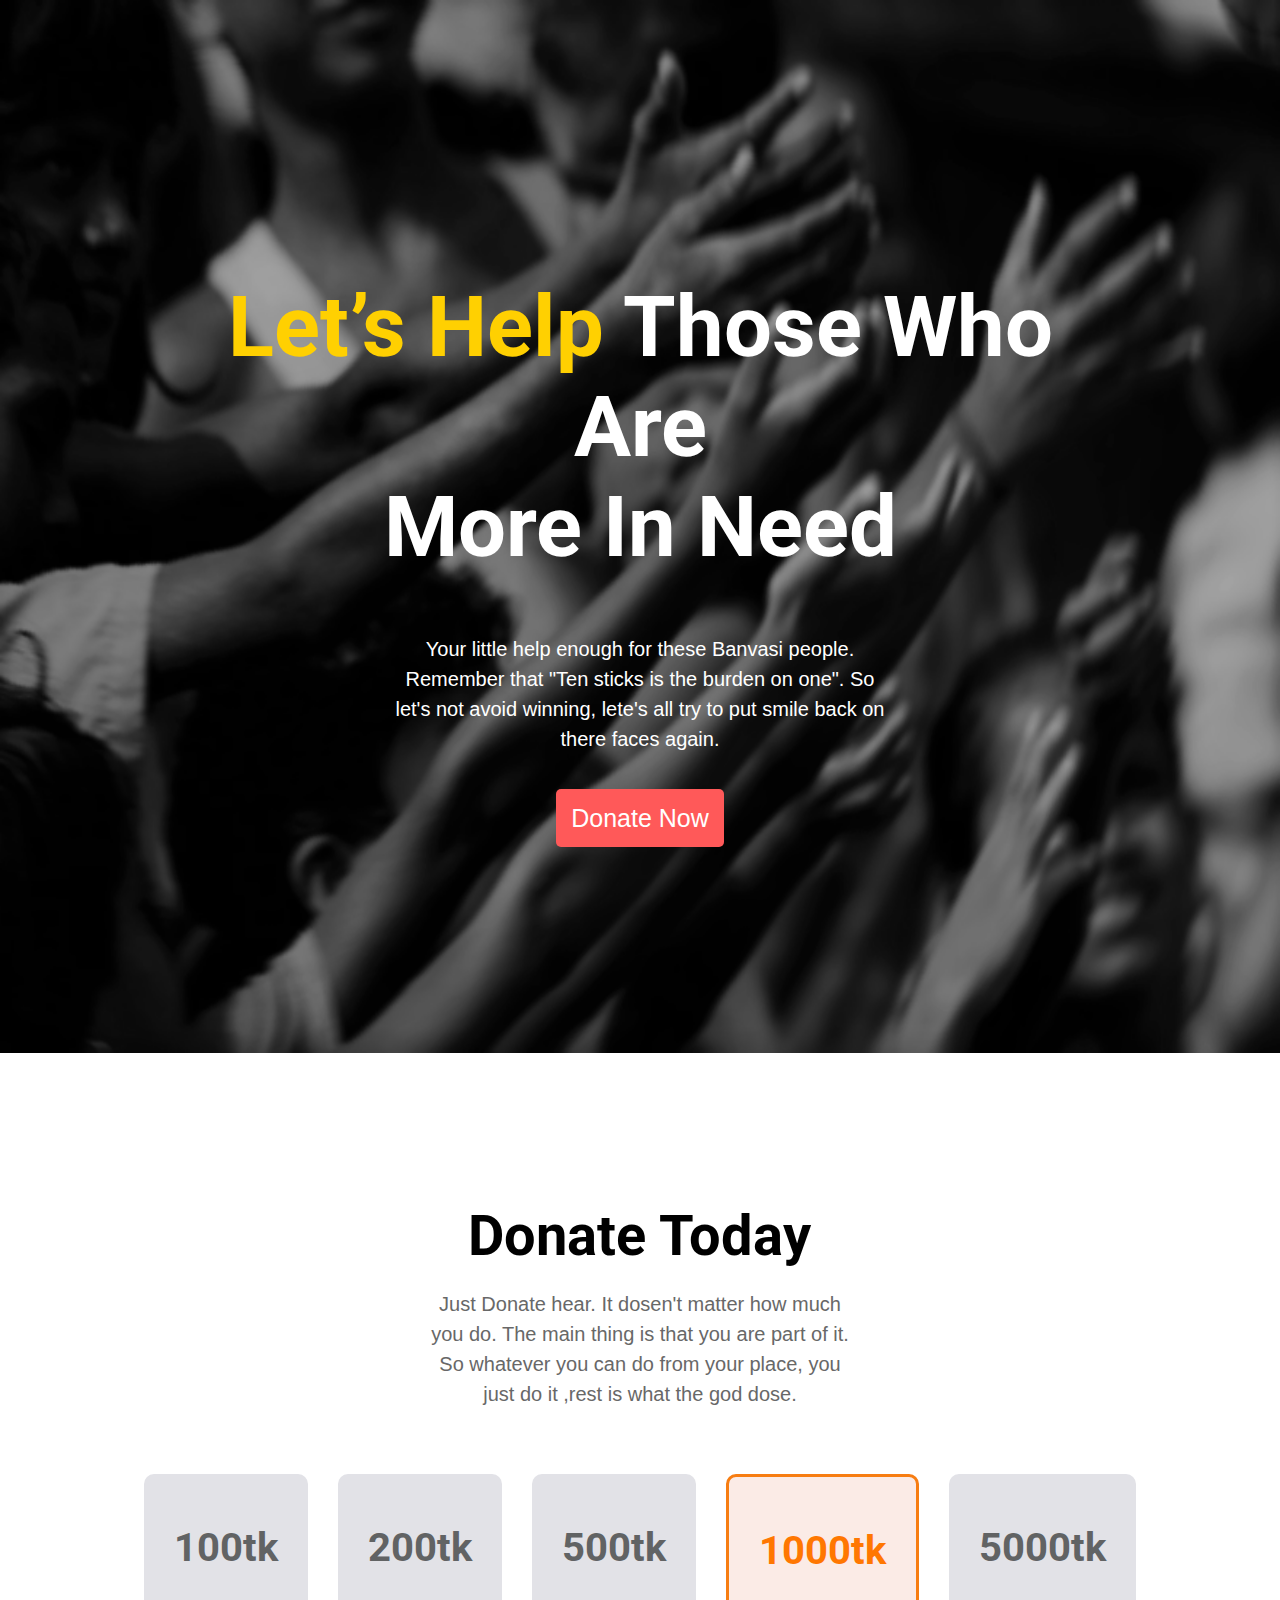
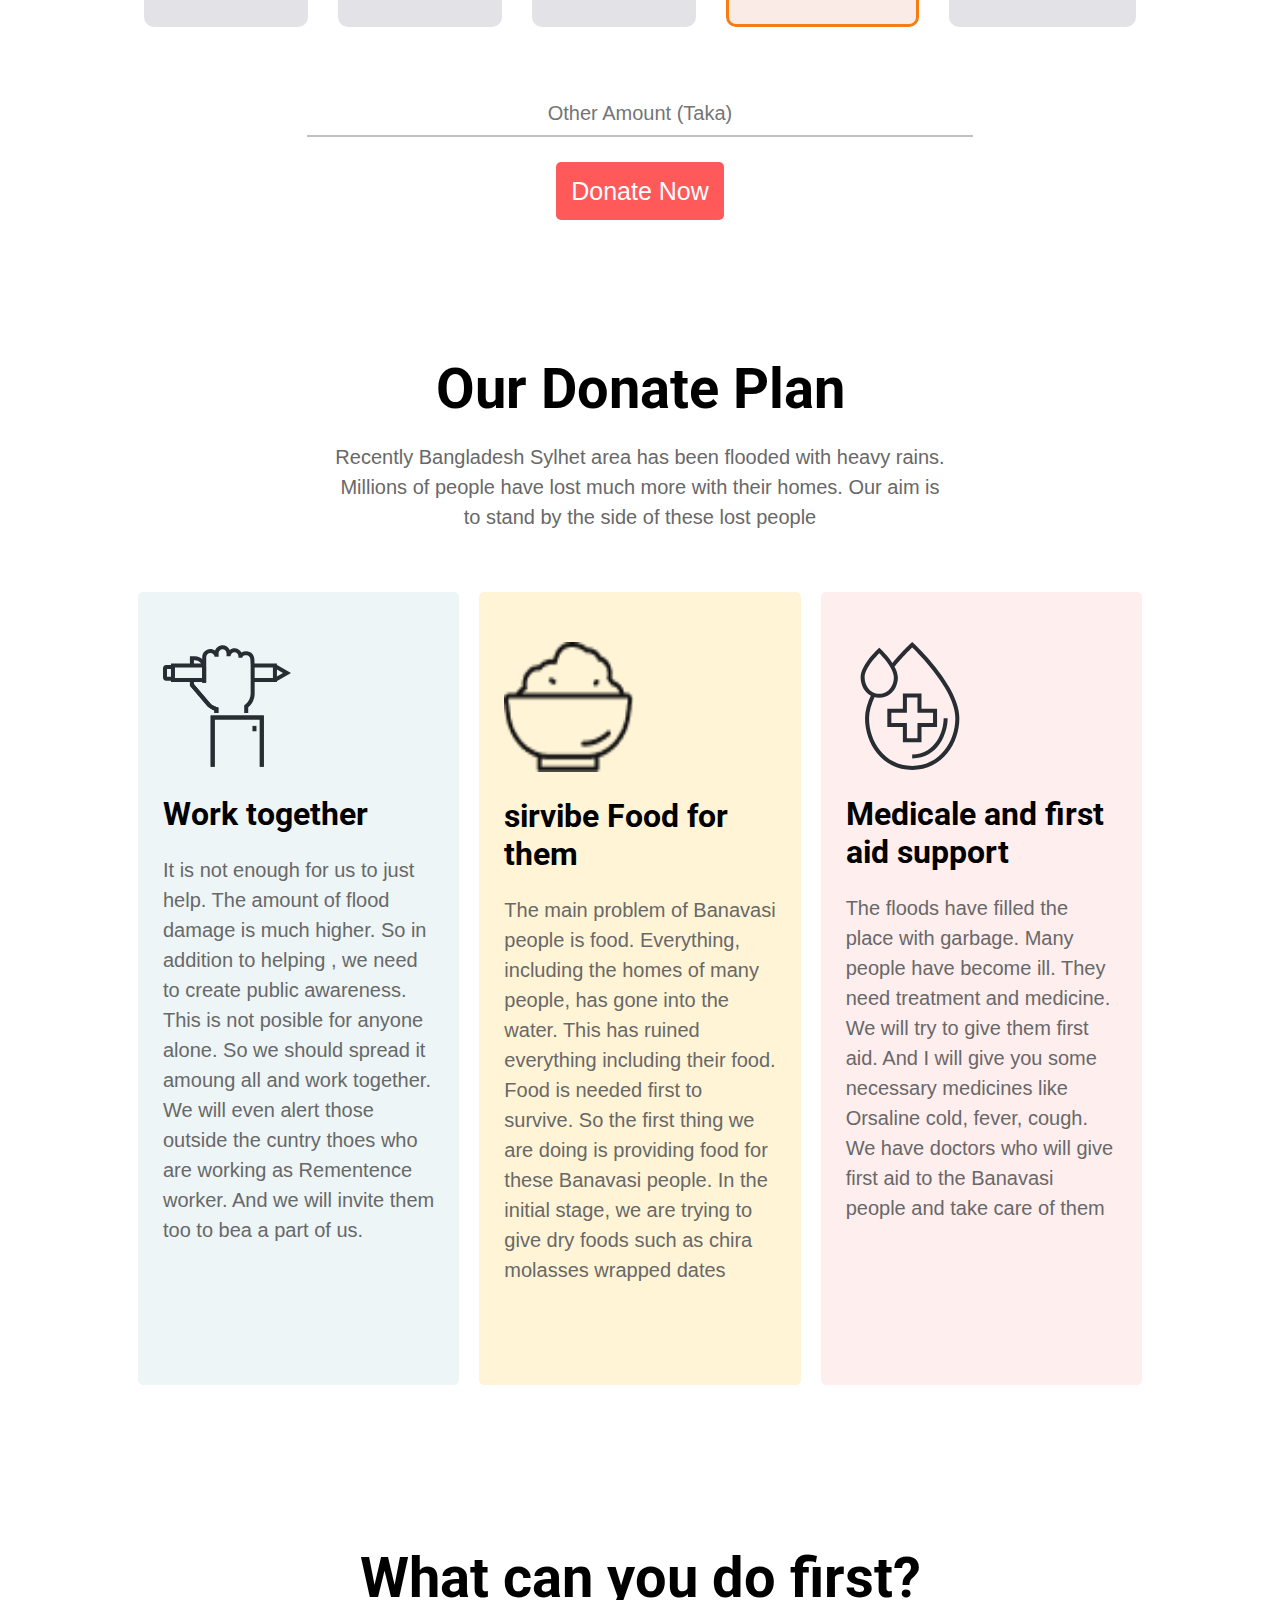
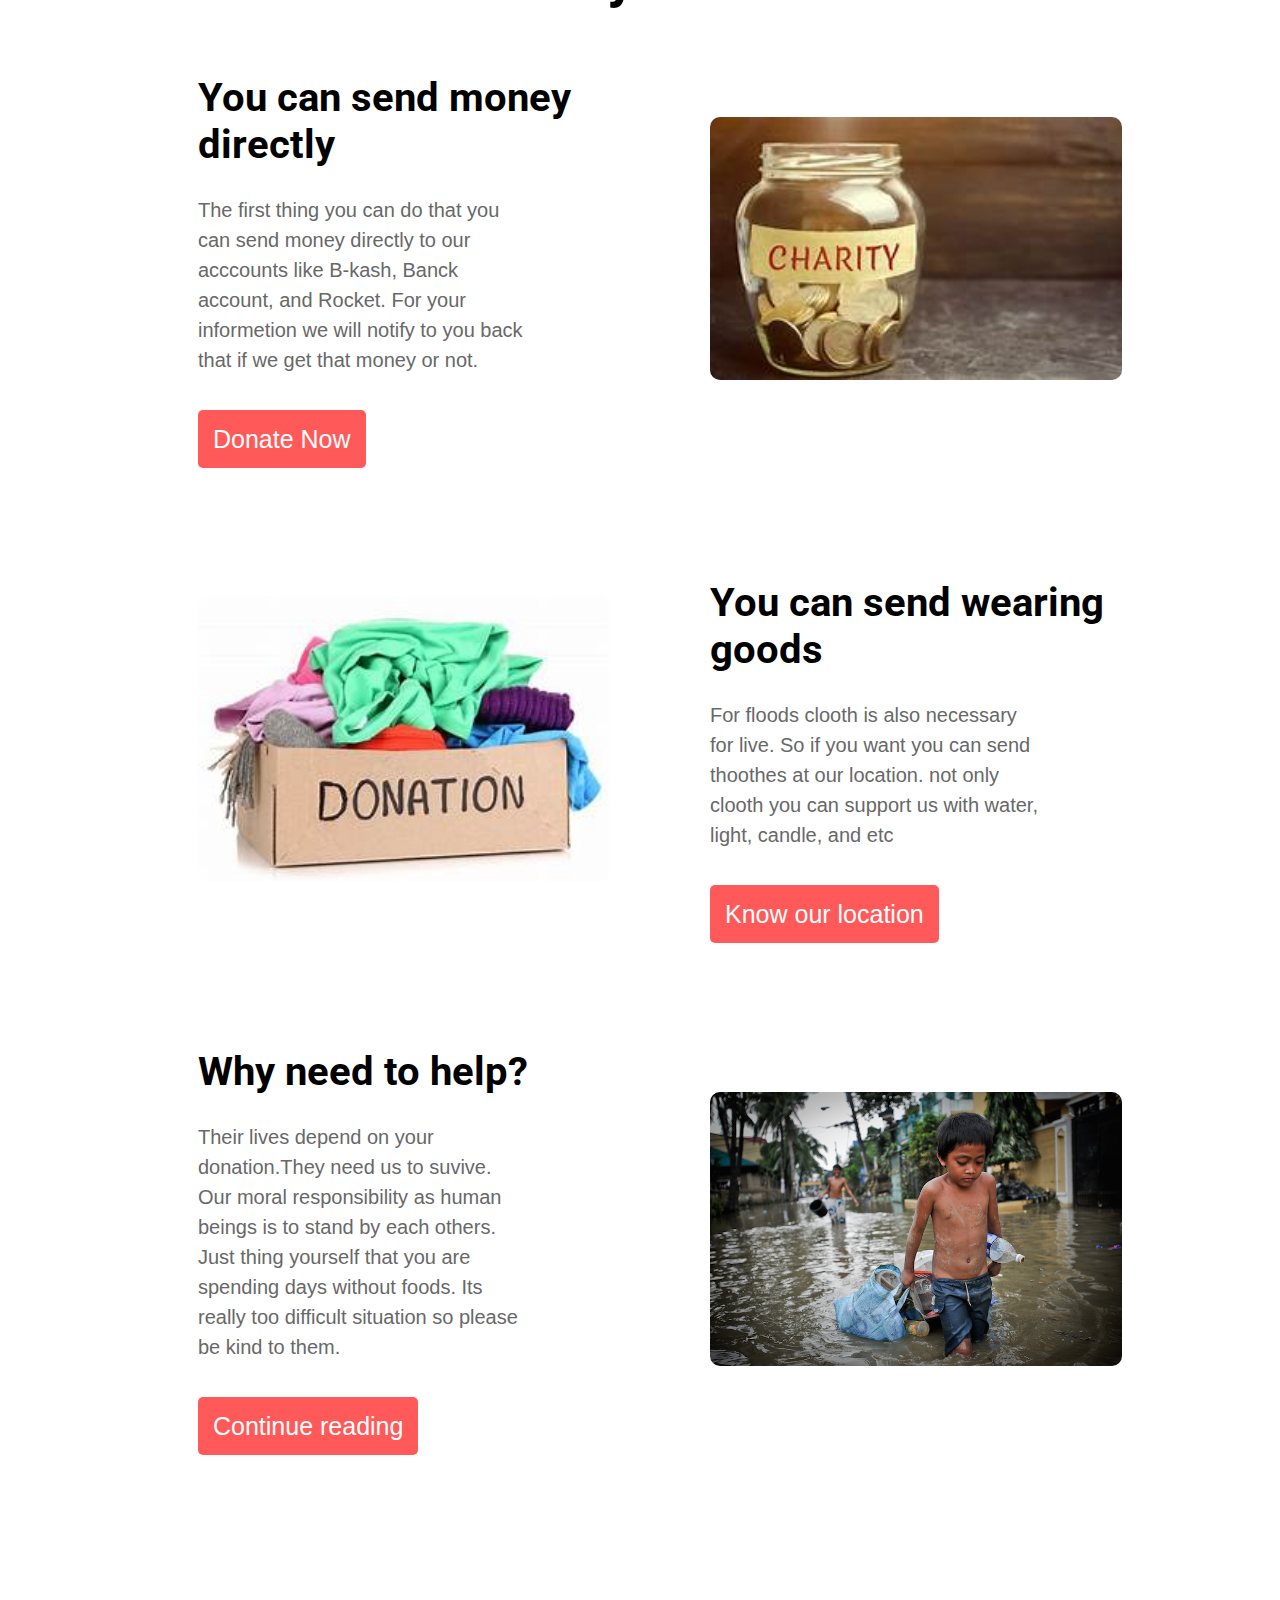
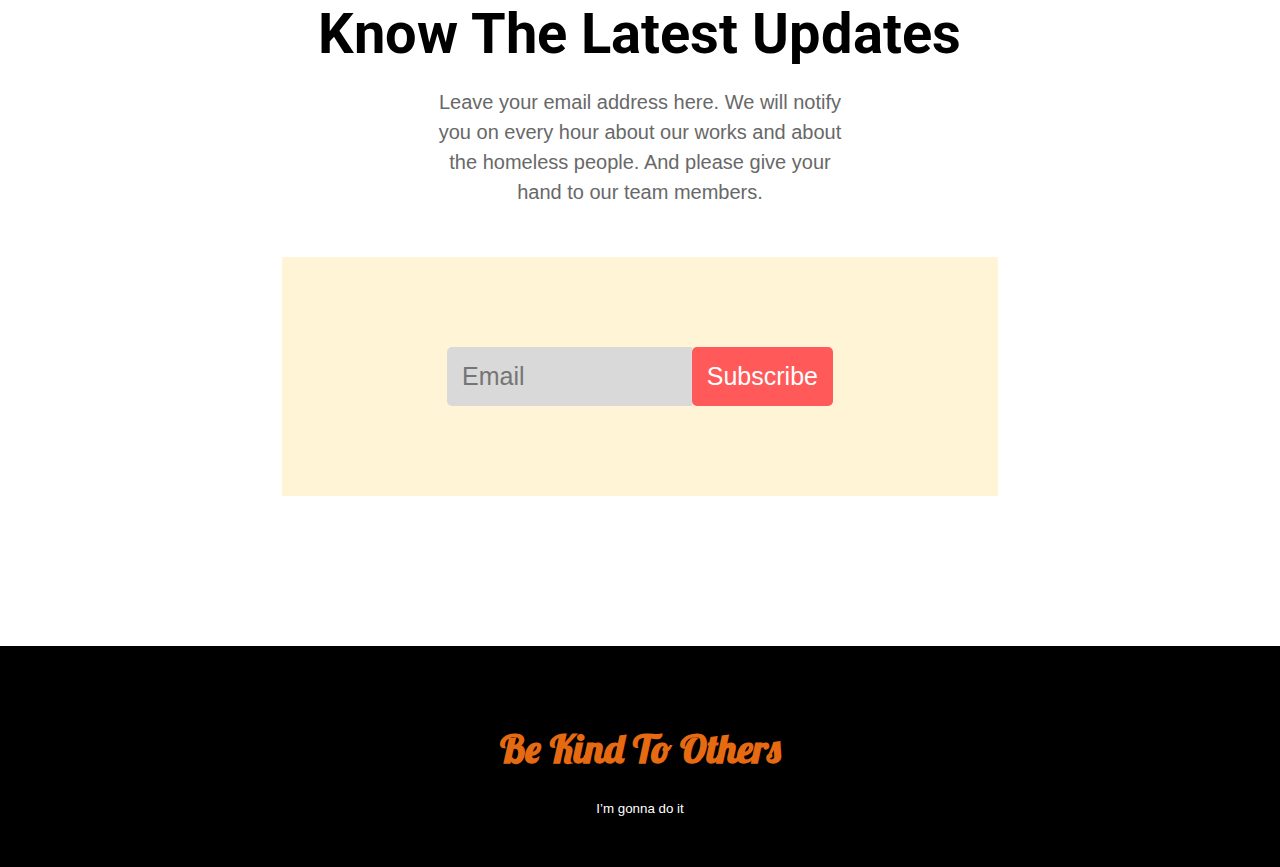
<file: index.html>
<!DOCTYPE html>
<html lang="en">

<head>
    <meta charset="UTF-8">
    <meta http-equiv="X-UA-Compatible" content="IE=edge">
    <meta name="viewport" content="width=device-width, initial-scale=1.0">
    <title>Donate Today</title>
    <link rel="preconnect" href="https://fonts.googleapis.com">
    <link rel="preconnect" href="https://fonts.gstatic.com" crossorigin>
    <link href="https://fonts.googleapis.com/css2?family=Roboto:wght@700&display=swap" rel="stylesheet">
    <link rel="stylesheet" href="style.css">
</head>

<body>
    <header>
        <section class="baner-section">
            <h1 class="baner-title"><span>Let’s Help</span> Those Who Are <br> More In Need</h1>
            <p id="baner-discripe">Your little help enough for these Banvasi people. Remember that "Ten sticks is the
                burden on one". So let's not avoid winning, lete's all try to put smile back on there faces again. </p>
            <a class="donet-button" href="">Donate Now</a>
        </section>
    </header>
    <main>
        <section class="donate-section">
            <h1 class="title-header">Donate Today</h1>
            <p>Just Donate hear. It dosen't matter how much you do. The main thing is that you are part of it. So
                whatever you can do from your place, you just do it ,rest is what the god dose.</p>
            <div id="amoutns">
                <h1 class="donate-amount">100tk</h1>
                <h1 class="donate-amount">200tk</h1>
                <h1 class="donate-amount">500tk</h1>
                <h1 id="default-donate-amount" class="donate-amount">1000tk</h1>
                <h1 class="donate-amount">5000tk</h1>
            </div>
            <input type="text" id="donate-amount-npt" placeholder="Other Amount (Taka)"><br>
            <a class="donet-button" href="">Donate Now</a>
        </section>
        <section class="our-plan-section">
            <div class="donate-details">
                <h1 class="title-header">Our Donate Plan</h1>
                <p> Recently Bangladesh Sylhet area has been flooded with heavy rains.

                    Millions of people have lost much more with their homes.
                    Our aim is to stand by the side of these lost people
                </p>
            </div>
            <div class="our-planes">
                <div class="donate-plan plan-1">
                    <div class="icone"><img src="icons/icon5.svg" alt=""></div>
                    <h1 class="plan-header">Work together</h1>
                    <p>It is not enough for us to just help. The amount of flood damage is much higher. So in addition
                        to helping , we need to create public awareness. This is not posible for anyone alone. So we
                        should spread it amoung all and work together. We will even alert those outside the cuntry thoes
                        who are working as Rementence worker. And we will invite them too to bea a part of us.</p>
                </div>
                <div class="donate-plan plan-3">
                    <div class="icone"><img src="icons/food.png" width="130px" height="130px" alt=""></div>
                    <h1 class="plan-header">sirvibe Food for them</h1>
                    <p>The main problem of Banavasi people is food. Everything, including the homes of many people, has
                        gone into the water. This has ruined everything including their food. Food is needed first to
                        survive. So the first thing we are doing is providing food for these Banavasi people. In the
                        initial stage, we are trying to give dry foods such as chira molasses wrapped dates</p>
                </div>
                <div class="donate-plan plan-2">
                    <div class="icone"><img src="icons/blood.svg" alt=""></div>
                    <h1 class="plan-header">Medicale and first aid support </h1>
                    <p>The floods have filled the place with garbage. Many people have become ill.
                        They need treatment and medicine. We will try to give them first aid. And I will give you some
                        necessary medicines like Orsaline cold, fever, cough. We have doctors who will give first aid to
                        the Banavasi people and take care of them</p>
                </div>

            </div>
        </section>
        <section class="extra-section">
            <h1 class="title-header">What can you do first?</h1>
            <div class="help-money help-hand">
                <div class="help-money-discript half-width">
                    <h1>You can send money directly</h1>
                    <p>The first thing you can do that you can send money directly to our acccounts like B-kash, Banck
                        account, and Rocket. For your informetion we will notify to you back that if we get that money
                        or not.</p>
                    <a class="donet-button" href="">Donate Now</a>

                </div>
                <div class="help-money-picture half-width">
                    <img src="images/image-2/th2.jpg" alt="">
                </div>
            </div>
            <div class="help-cloth help-hand">
                <div class="help-cloth-picture half-width">
                    <img src="images/image-2/th.jpg" alt="">
                </div>
                <div class="help-cloth-discript half-width">
                    <h1>You can send wearing goods</h1>
                    <p>For floods clooth is also necessary for live. So if you want you can send thoothes at our
                        location. not only clooth you can support us with water, light, candle, and etc </p>
                    <a class="donet-button" href="">Know our location</a>

                </div>

            </div>
            <div class="help-cloth help-hand">
                <div class="help-cloth-discript half-width">
                    <h1>Why need to help?</h1>
                    <p>Their lives depend on
                        your donation.They need us
                        to suvive. Our moral responsibility as human beings is to stand by each others. Just thing
                        yourself that you are spending days without foods. Its really too difficult situation so please
                        be kind to them.
                    </p>
                    <a class="donet-button" href="">Continue reading</a>
                </div>
                <div class="help-cloth-picture half-width">
                    <img src="images/image-2/donation9.jpg" alt="">
                </div>
            </div>
        </section>
        <section class="my-updates-section">
            <h1 class="title-header">Know The Latest Updates</h1>
            <p>Leave your email address here. We will notify you on every hour about our works and about the homeless
                people. And please give your hand to our team members.
            </p>
            <form action="">
                <div id="email">
                    <input type="email" placeholder="Email">
                    <a class="donet-button" href="">Subscribe</a>
                </div>
            </form>
        </section>
    </main>
    <footer>
        <h1 class="footer-title">Be Kind To Others</h1>
        <small>I’m gonna do it</small>
    </footer>
</body>

</html>
</file>
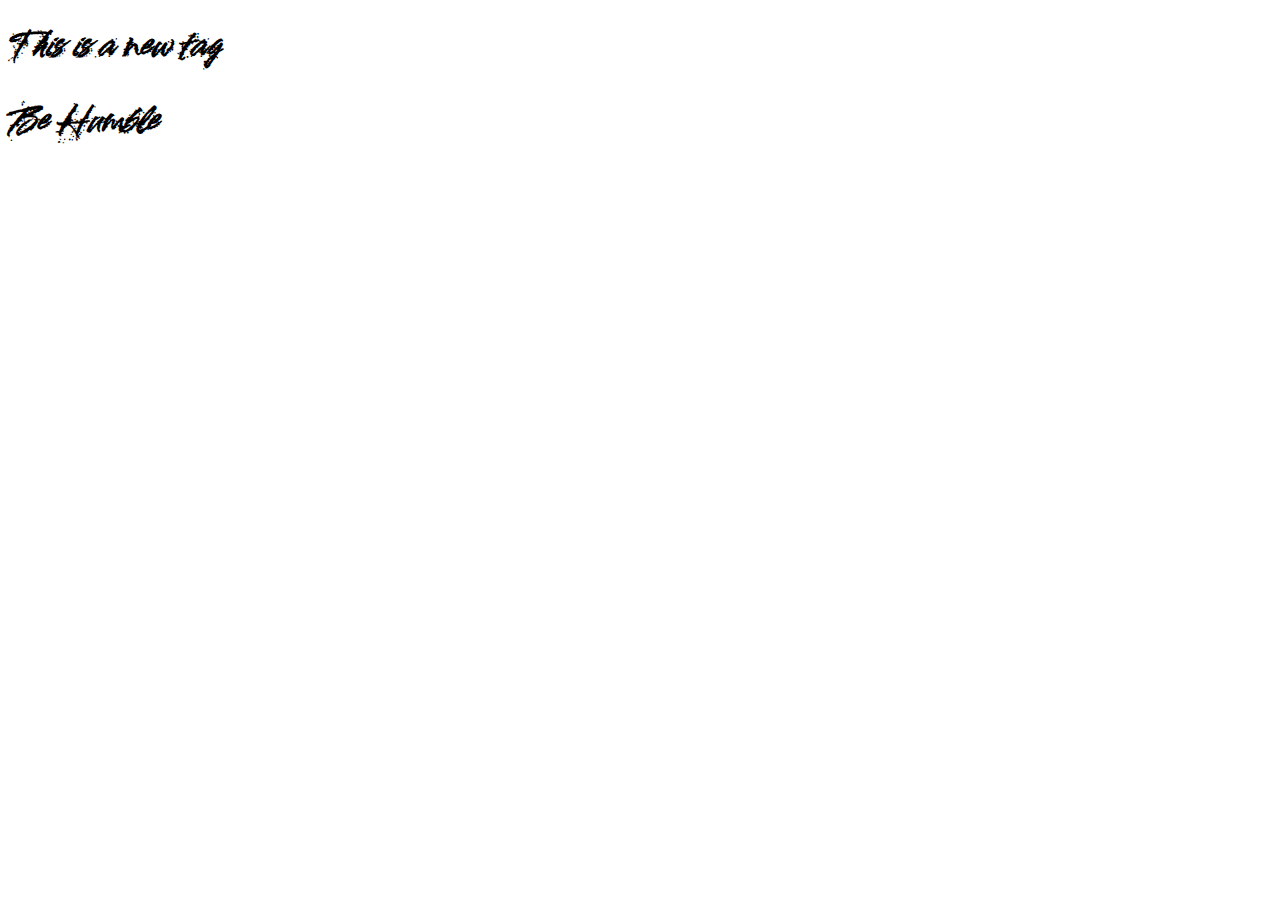
<file: practice.html>
<!DOCTYPE html>
<html lang="en">

<head>
    <meta charset="UTF-8">
    <meta http-equiv="X-UA-Compatible" content="IE=edge">
    <meta name="viewport" content="width=device-width, initial-scale=1.0">
    <title>Document</title>
    <link rel="preconnect" href="https://fonts.googleapis.com">
    <link rel="preconnect" href="https://fonts.gstatic.com" crossorigin>
    <link
        href="https://fonts.googleapis.com/css2?family=Abril+Fatface&family=Arimo:wght@500&family=Bebas+Neue&family=Finlandica:wght@700&family=Lobster&family=Lobster+Two:ital,wght@1,700&family=Open+Sans:ital,wght@1,500&family=Pacifico&family=Poppins:wght@400;500&family=Roboto&family=Roboto+Condensed&family=Splash&display=swap"
        rel="stylesheet">
    <style>
        body {
            ont-family: 'Abril Fatface', cursive;
            font-family: 'Arimo', sans-serif;
            font-family: 'Bebas Neue', cursive;
            font-family: 'Finlandica', sans-serif;
            font-family: 'Lobster', cursive;
            font-family: 'Lobster Two', cursive;
            font-family: 'Open Sans', sans-serif;
            font-family: 'Pacifico', cursive;
            font-family: 'Poppins', sans-serif;
            font-family: 'Roboto', sans-serif;
            font-family: 'Roboto Condensed', sans-serif;
            font-family: 'Splash', cursive;
        }
    </style>
</head>

<body>
    <h1>This is a new tag</h1>
    <h1>Be Humble</h1>
</body>

</html>
</file>
<file: style.css>
@import url('https://fonts.googleapis.com/css2?family=Lobster&display=swap');

body {
    margin: 0;
    font-family: sans-serif;

}

h1,
h2 {
    font-family: 'Roboto', sans-serif;
}

h1~p {
    width: 60%;
    margin-bottom: 50px;
    margin-left: auto;
    margin-right: auto;
    color: rgb(104, 104, 104);
    font-size: 20px;
    line-height: 30px;
}

main {
    padding: 0 10%;
}

section {
    text-align: center;
    margin-bottom: 150px;
    margin-left: auto;
    margin-right: auto;
}

.baner-section {
    padding: 220px;
    background-color: rgb(12, 12, 13);
    color: rgb(255, 255, 255);
    background-image: url("images/donation111.png");
    background-repeat: no-repeat;
    background-size: 100% 100%;

}

.baner-title {
    font-size: 85px;
}

.baner-title span {
    color: #ffd001;
}

#baner-discripe {
    color: white;
}

.donet-button {
    text-decoration: none;
    background-color: rgb(255, 89, 89);
    color: white;
    padding: 15px;
    font-size: 25px;
    border-radius: 5px;
}

.title-header {
    font-size: 3.5em;
    margin-bottom: 20px;

}


/* ------------------------------------------------ */

.donate-section {
    width: 70%;
}

#amoutns {
    display: flex;
    justify-content: center;
    margin-bottom: 50px;
}

.donate-amount {
    background-color: rgb(226, 226, 231);
    text-align: center;
    font-size: 40px;
    color: rgb(97, 99, 100);
    border-radius: 10px;
    padding: 50px 30px;
    margin: 15px;

}

#default-donate-amount {
    border: 3px solid rgb(247, 125, 18);
    background-color: #e5816228;
    color: #ff7701;
}

#donate-amount-npt {
    margin-bottom: 40px;
    width: 90%;
    border: 0;
    border-bottom: 2px solid rgb(194, 192, 192);
    padding: 10px;
    font-size: 20px;
    text-align: center;
}




/* ------------------------------------------------ */

.our-planes {
    display: flex;
}

.donate-plan {
    margin: 10px;
    border-radius: 5px;
    padding: 50px 25px;
    text-align: left;
    width: 30%;
}

.donate-plan p {
    width: 100%;
    line-height: 30px;
}

.plan-1 {
    background-color: rgb(237, 245, 247);
}

.plan-2 {
    background-color: rgb(254, 238, 238);
}

.plan-3 {
    background-color: rgb(255, 244, 214);
}



/* ------------------------------------------------ */
.help-hand {
    width: 100%;
    margin-bottom: 50px;
    display: flex;
    text-align: left;
    padding: 20px;
    align-items: center;
    height: 400px;
}

.help-hand p {
    margin: 0;
    margin-bottom: 50px;
    width: 80%;
}

.help-hand h1 {
    font-size: 40px;
}

.half-width {
    width: 50%;
    margin-right: 50px;
    margin-left: 50px;
}

.half-width img {
    width: 100%;
    border-radius: 10px;
}





/* ------------------------------------------------ */

.my-updates-section {
    width: 70%;
}

form {
    padding: 90px;
    background-color: rgb(255, 244, 214);

}

#email {
    display: flex;
    justify-content: center;
    align-items: center;
    border-radius: 10px;

}

form input {
    background-color: rgb(217, 217, 217);
    border: 0;
    padding: 15px;
    font-size: 25px;
    width: 40%;
    border-top-left-radius: 5px;
    border-bottom-left-radius: 5px;
}

/* ------------------------------------------------ */

footer {
    background-color: black;
    padding: 50px;
    color: white;
    text-align: center;
}

.footer-title {
    color: rgb(229, 106, 18);
    font-family: 'Lobster', cursive;
    font-size: 40px;
}
</file>
